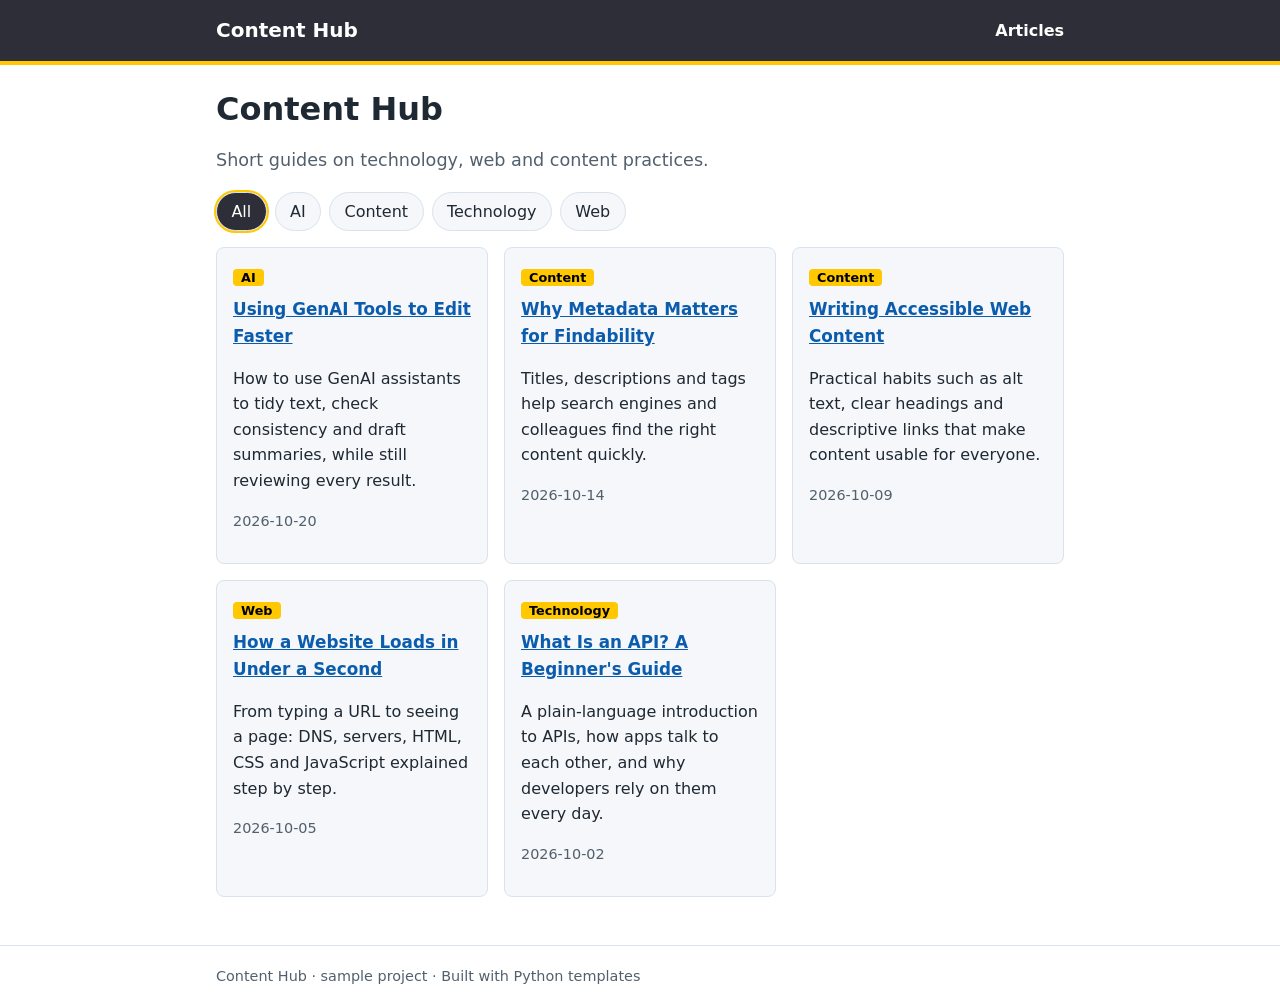
<file: docs/index.html>
<!DOCTYPE html>
<html lang="en">
<head>
<meta charset="utf-8">
<meta name="viewport" content="width=device-width, initial-scale=1">
<title>Articles | Content Hub</title>
<meta name="description" content="Short guides on technology, web and content practices.">
<meta name="keywords" content="content, web, technology">
<link rel="stylesheet" href="./static/style.css">
</head>
<body>
<a class="skip" href="#main">Skip to content</a>
<header class="site-header"><div class="wrap">
<a class="brand" href="./index.html">Content Hub</a>
<nav aria-label="Main"><a href="./index.html">Articles</a></nav>
</div></header>
<main id="main" class="wrap">
<h1>Content Hub</h1>
<p class="lead">Short guides on technology, web and content practices.</p>
<div class="filters" role="group" aria-label="Filter by category">
<button class="chip active" data-cat="All">All</button><button class="chip" data-cat="AI">AI</button><button class="chip" data-cat="Content">Content</button><button class="chip" data-cat="Technology">Technology</button><button class="chip" data-cat="Web">Web</button>
</div>
<ul class="cards" id="cards">
<li data-cat="AI"><span class="badge">AI</span><h2><a href="article/intro-to-genai-tools.html">Using GenAI Tools to Edit Faster</a></h2><p>How to use GenAI assistants to tidy text, check consistency and draft summaries, while still reviewing every result.</p><p class="meta">2026-10-20</p></li>
<li data-cat="Content"><span class="badge">Content</span><h2><a href="article/metadata-matters.html">Why Metadata Matters for Findability</a></h2><p>Titles, descriptions and tags help search engines and colleagues find the right content quickly.</p><p class="meta">2026-10-14</p></li>
<li data-cat="Content"><span class="badge">Content</span><h2><a href="article/writing-accessible-content.html">Writing Accessible Web Content</a></h2><p>Practical habits such as alt text, clear headings and descriptive links that make content usable for everyone.</p><p class="meta">2026-10-09</p></li>
<li data-cat="Web"><span class="badge">Web</span><h2><a href="article/how-websites-load.html">How a Website Loads in Under a Second</a></h2><p>From typing a URL to seeing a page: DNS, servers, HTML, CSS and JavaScript explained step by step.</p><p class="meta">2026-10-05</p></li>
<li data-cat="Technology"><span class="badge">Technology</span><h2><a href="article/what-is-an-api.html">What Is an API? A Beginner&#x27;s Guide</a></h2><p>A plain-language introduction to APIs, how apps talk to each other, and why developers rely on them every day.</p><p class="meta">2026-10-02</p></li>
</ul>

</main>
<footer class="site-footer"><div class="wrap">Content Hub &middot; sample project &middot; Built with Python templates</div></footer>
<script src="static/filter.js"></script>
</body>
</html>
</file>
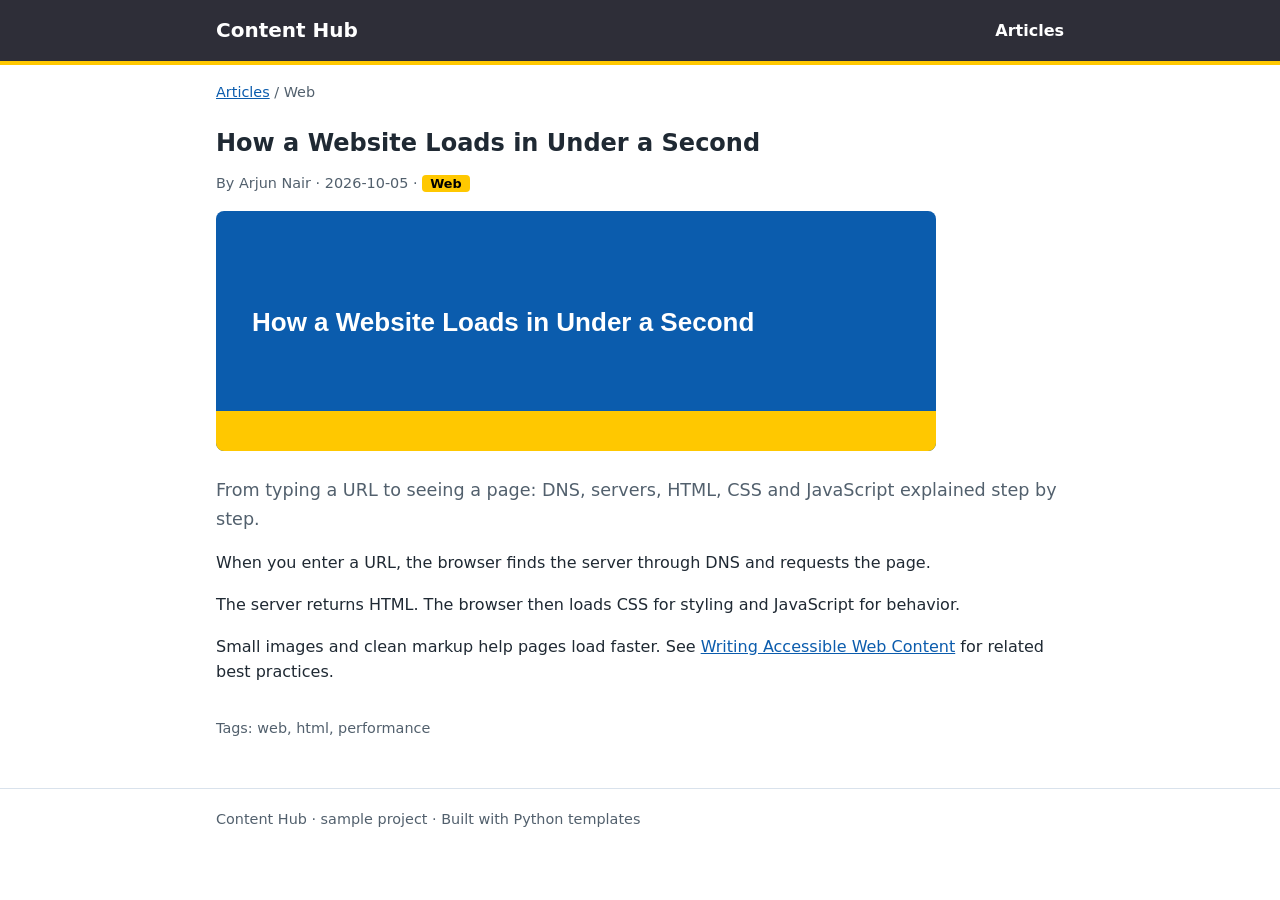
<file: docs/article/how-websites-load.html>
<!DOCTYPE html>
<html lang="en">
<head>
<meta charset="utf-8">
<meta name="viewport" content="width=device-width, initial-scale=1">
<title>How a Website Loads in Under a Second | Content Hub</title>
<meta name="description" content="From typing a URL to seeing a page: DNS, servers, HTML, CSS and JavaScript explained step by step.">
<meta name="keywords" content="web, html, performance">
<link rel="stylesheet" href="../static/style.css">
</head>
<body>
<a class="skip" href="#main">Skip to content</a>
<header class="site-header"><div class="wrap">
<a class="brand" href="../index.html">Content Hub</a>
<nav aria-label="Main"><a href="../index.html">Articles</a></nav>
</div></header>
<main id="main" class="wrap">
<nav class="crumbs" aria-label="Breadcrumb"><a href="..//index.html">Articles</a> / Web</nav>
<article>
<h1>How a Website Loads in Under a Second</h1>
<p class="meta">By Arjun Nair &middot; <time datetime="2026-10-05">2026-10-05</time> &middot; <span class="badge">Web</span></p>
<figure><img src="..//static/images/how-websites-load.svg" alt="Diagram showing a browser requesting a web page from a server" width="720" height="240"></figure>
<p class="lead">From typing a URL to seeing a page: DNS, servers, HTML, CSS and JavaScript explained step by step.</p>
<p>When you enter a URL, the browser finds the server through DNS and requests the page.</p>
<p>The server returns HTML. The browser then loads CSS for styling and JavaScript for behavior.</p>
<p>Small images and clean markup help pages load faster. See <a href="../article/writing-accessible-content.html">Writing Accessible Web Content</a> for related best practices.</p>
<p class="tags">Tags: web, html, performance</p>
</article>

</main>
<footer class="site-footer"><div class="wrap">Content Hub &middot; sample project &middot; Built with Python templates</div></footer>

</body>
</html>
</file>
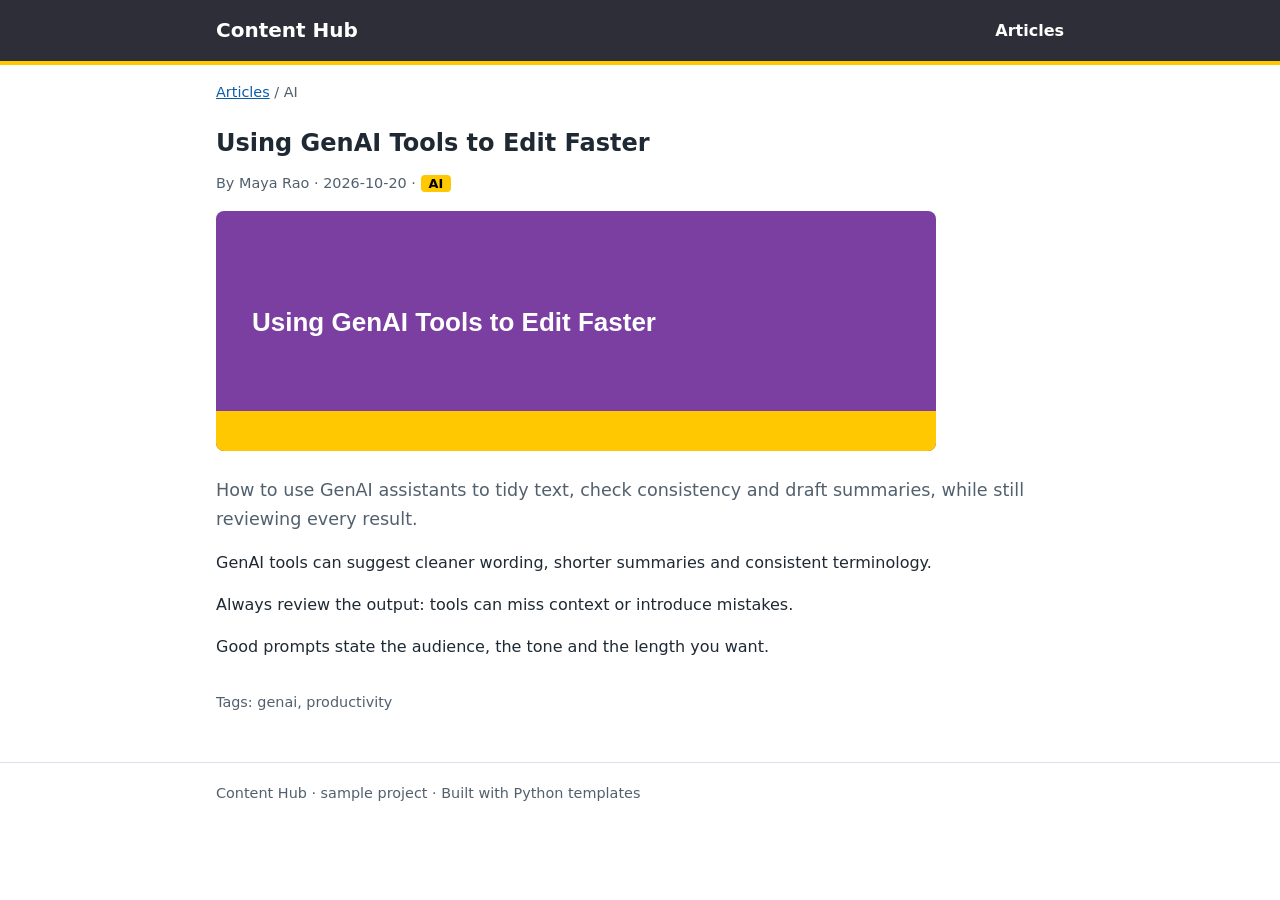
<file: docs/article/intro-to-genai-tools.html>
<!DOCTYPE html>
<html lang="en">
<head>
<meta charset="utf-8">
<meta name="viewport" content="width=device-width, initial-scale=1">
<title>Using GenAI Tools to Edit Faster | Content Hub</title>
<meta name="description" content="How to use GenAI assistants to tidy text, check consistency and draft summaries, while still reviewing every result.">
<meta name="keywords" content="genai, productivity">
<link rel="stylesheet" href="../static/style.css">
</head>
<body>
<a class="skip" href="#main">Skip to content</a>
<header class="site-header"><div class="wrap">
<a class="brand" href="../index.html">Content Hub</a>
<nav aria-label="Main"><a href="../index.html">Articles</a></nav>
</div></header>
<main id="main" class="wrap">
<nav class="crumbs" aria-label="Breadcrumb"><a href="..//index.html">Articles</a> / AI</nav>
<article>
<h1>Using GenAI Tools to Edit Faster</h1>
<p class="meta">By Maya Rao &middot; <time datetime="2026-10-20">2026-10-20</time> &middot; <span class="badge">AI</span></p>
<figure><img src="..//static/images/intro-to-genai-tools.svg" alt="Illustration of a person reviewing text suggested by an AI assistant" width="720" height="240"></figure>
<p class="lead">How to use GenAI assistants to tidy text, check consistency and draft summaries, while still reviewing every result.</p>
<p>GenAI tools can suggest cleaner wording, shorter summaries and consistent terminology.</p>
<p>Always review the output: tools can miss context or introduce mistakes.</p>
<p>Good prompts state the audience, the tone and the length you want.</p>
<p class="tags">Tags: genai, productivity</p>
</article>

</main>
<footer class="site-footer"><div class="wrap">Content Hub &middot; sample project &middot; Built with Python templates</div></footer>

</body>
</html>
</file>
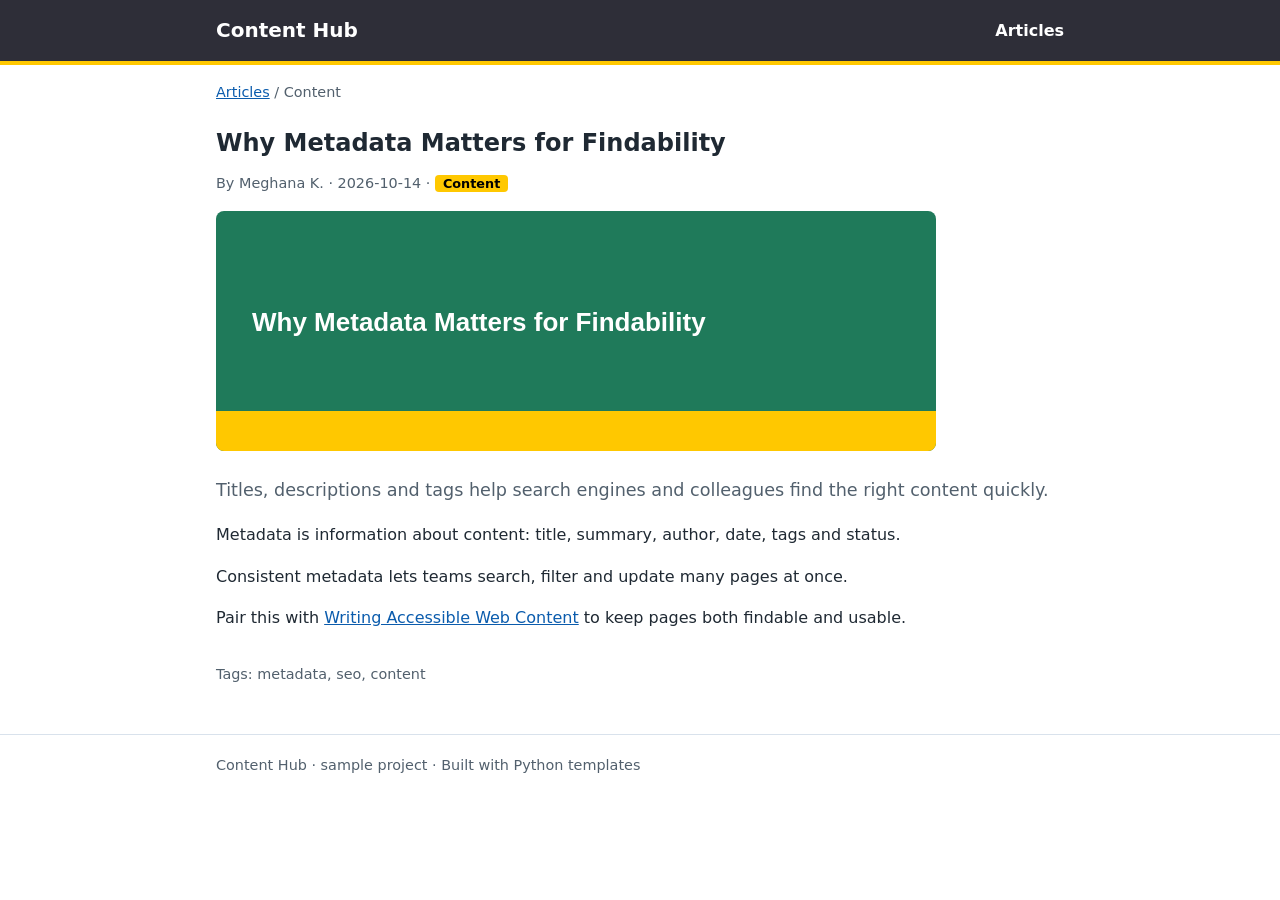
<file: docs/article/metadata-matters.html>
<!DOCTYPE html>
<html lang="en">
<head>
<meta charset="utf-8">
<meta name="viewport" content="width=device-width, initial-scale=1">
<title>Why Metadata Matters for Findability | Content Hub</title>
<meta name="description" content="Titles, descriptions and tags help search engines and colleagues find the right content quickly.">
<meta name="keywords" content="metadata, seo, content">
<link rel="stylesheet" href="../static/style.css">
</head>
<body>
<a class="skip" href="#main">Skip to content</a>
<header class="site-header"><div class="wrap">
<a class="brand" href="../index.html">Content Hub</a>
<nav aria-label="Main"><a href="../index.html">Articles</a></nav>
</div></header>
<main id="main" class="wrap">
<nav class="crumbs" aria-label="Breadcrumb"><a href="..//index.html">Articles</a> / Content</nav>
<article>
<h1>Why Metadata Matters for Findability</h1>
<p class="meta">By Meghana K. &middot; <time datetime="2026-10-14">2026-10-14</time> &middot; <span class="badge">Content</span></p>
<figure><img src="..//static/images/metadata-matters.svg" alt="Illustration of tags and labels attached to documents" width="720" height="240"></figure>
<p class="lead">Titles, descriptions and tags help search engines and colleagues find the right content quickly.</p>
<p>Metadata is information about content: title, summary, author, date, tags and status.</p>
<p>Consistent metadata lets teams search, filter and update many pages at once.</p>
<p>Pair this with <a href="../article/writing-accessible-content.html">Writing Accessible Web Content</a> to keep pages both findable and usable.</p>
<p class="tags">Tags: metadata, seo, content</p>
</article>

</main>
<footer class="site-footer"><div class="wrap">Content Hub &middot; sample project &middot; Built with Python templates</div></footer>

</body>
</html>
</file>
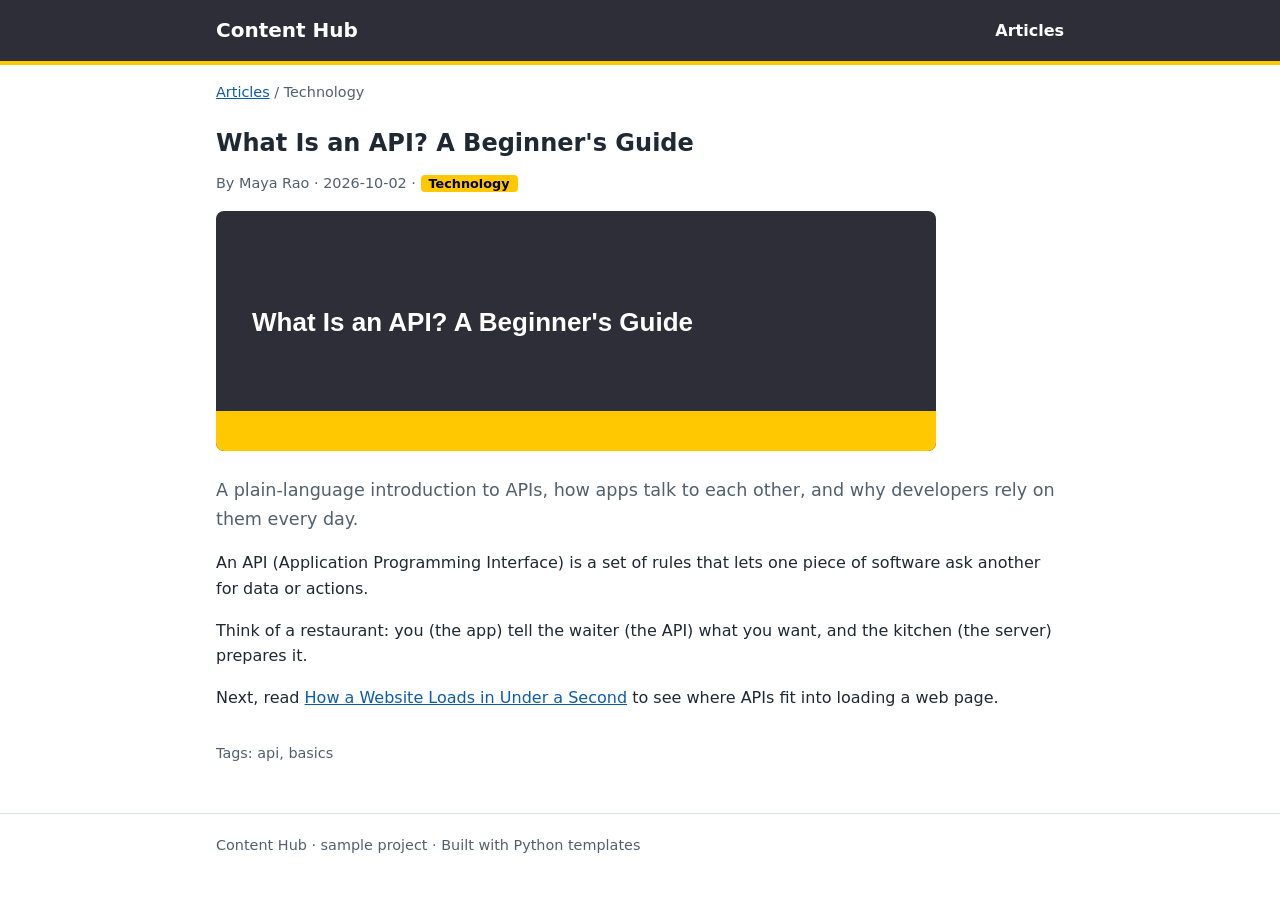
<file: docs/article/what-is-an-api.html>
<!DOCTYPE html>
<html lang="en">
<head>
<meta charset="utf-8">
<meta name="viewport" content="width=device-width, initial-scale=1">
<title>What Is an API? A Beginner&#x27;s Guide | Content Hub</title>
<meta name="description" content="A plain-language introduction to APIs, how apps talk to each other, and why developers rely on them every day.">
<meta name="keywords" content="api, basics">
<link rel="stylesheet" href="../static/style.css">
</head>
<body>
<a class="skip" href="#main">Skip to content</a>
<header class="site-header"><div class="wrap">
<a class="brand" href="../index.html">Content Hub</a>
<nav aria-label="Main"><a href="../index.html">Articles</a></nav>
</div></header>
<main id="main" class="wrap">
<nav class="crumbs" aria-label="Breadcrumb"><a href="..//index.html">Articles</a> / Technology</nav>
<article>
<h1>What Is an API? A Beginner&#x27;s Guide</h1>
<p class="meta">By Maya Rao &middot; <time datetime="2026-10-02">2026-10-02</time> &middot; <span class="badge">Technology</span></p>
<figure><img src="..//static/images/what-is-an-api.svg" alt="Illustration of two apps exchanging data through an API" width="720" height="240"></figure>
<p class="lead">A plain-language introduction to APIs, how apps talk to each other, and why developers rely on them every day.</p>
<p>An API (Application Programming Interface) is a set of rules that lets one piece of software ask another for data or actions.</p>
<p>Think of a restaurant: you (the app) tell the waiter (the API) what you want, and the kitchen (the server) prepares it.</p>
<p>Next, read <a href="../article/how-websites-load.html">How a Website Loads in Under a Second</a> to see where APIs fit into loading a web page.</p>
<p class="tags">Tags: api, basics</p>
</article>

</main>
<footer class="site-footer"><div class="wrap">Content Hub &middot; sample project &middot; Built with Python templates</div></footer>

</body>
</html>
</file>
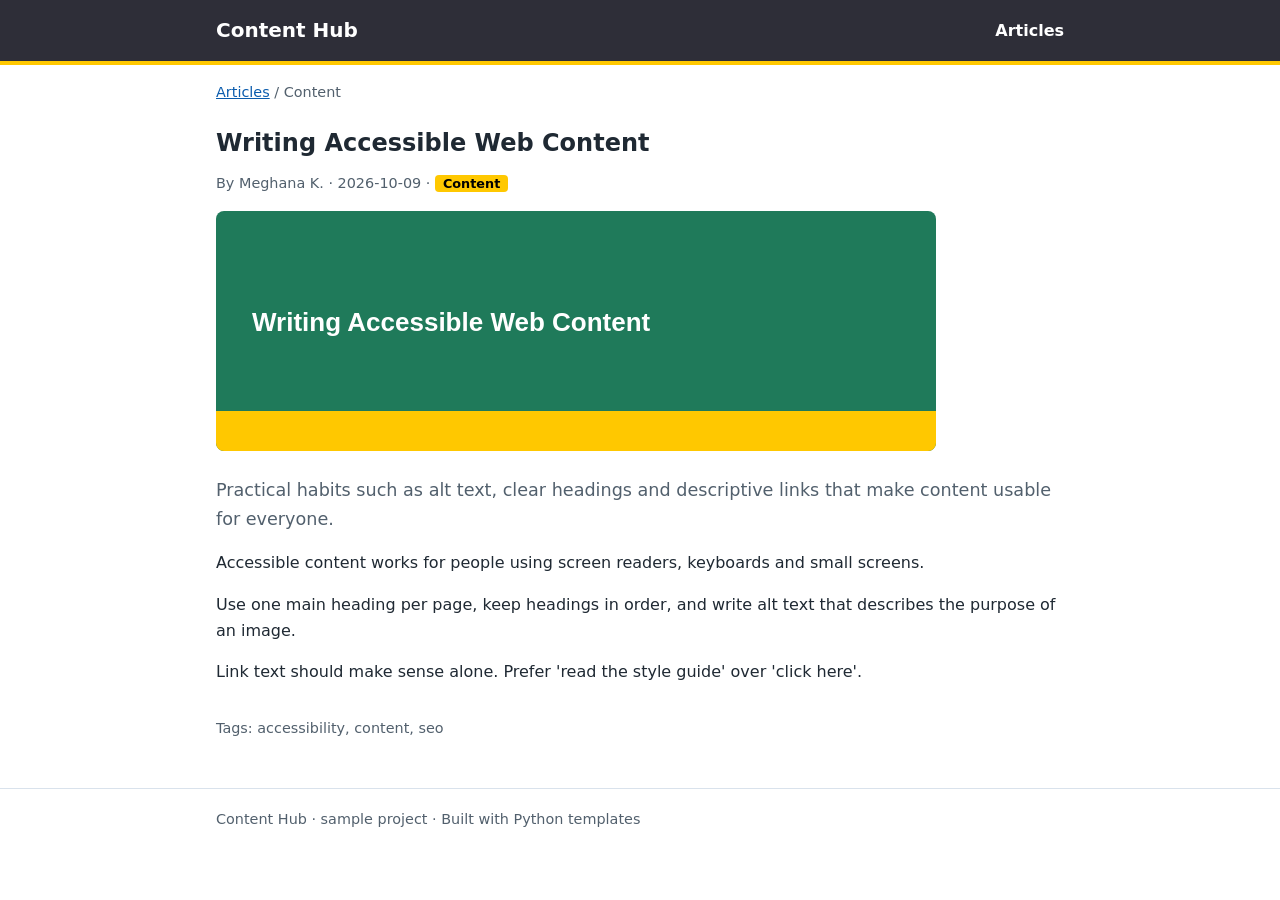
<file: docs/article/writing-accessible-content.html>
<!DOCTYPE html>
<html lang="en">
<head>
<meta charset="utf-8">
<meta name="viewport" content="width=device-width, initial-scale=1">
<title>Writing Accessible Web Content | Content Hub</title>
<meta name="description" content="Practical habits such as alt text, clear headings and descriptive links that make content usable for everyone.">
<meta name="keywords" content="accessibility, content, seo">
<link rel="stylesheet" href="../static/style.css">
</head>
<body>
<a class="skip" href="#main">Skip to content</a>
<header class="site-header"><div class="wrap">
<a class="brand" href="../index.html">Content Hub</a>
<nav aria-label="Main"><a href="../index.html">Articles</a></nav>
</div></header>
<main id="main" class="wrap">
<nav class="crumbs" aria-label="Breadcrumb"><a href="..//index.html">Articles</a> / Content</nav>
<article>
<h1>Writing Accessible Web Content</h1>
<p class="meta">By Meghana K. &middot; <time datetime="2026-10-09">2026-10-09</time> &middot; <span class="badge">Content</span></p>
<figure><img src="..//static/images/writing-accessible-content.svg" alt="Illustration of a web page with headings and alt text labels" width="720" height="240"></figure>
<p class="lead">Practical habits such as alt text, clear headings and descriptive links that make content usable for everyone.</p>
<p>Accessible content works for people using screen readers, keyboards and small screens.</p>
<p>Use one main heading per page, keep headings in order, and write alt text that describes the purpose of an image.</p>
<p>Link text should make sense alone. Prefer 'read the style guide' over 'click here'.</p>
<p class="tags">Tags: accessibility, content, seo</p>
</article>

</main>
<footer class="site-footer"><div class="wrap">Content Hub &middot; sample project &middot; Built with Python templates</div></footer>

</body>
</html>
</file>
<file: docs/static/style.css>
:root{--bg:#fff;--fg:#1f2933;--muted:#52606d;--brand:#2e2e38;--accent:#ffc800;--link:#0b5cad;--card:#f5f7fa;--border:#d9e2ec}
@media (prefers-color-scheme:dark){:root{--bg:#14161a;--fg:#e4e7eb;--muted:#9aa5b1;--brand:#000;--card:#1f2329;--border:#323841;--link:#7ab8ff}}
*{box-sizing:border-box}
body{margin:0;font-family:system-ui,-apple-system,"Segoe UI",Roboto,sans-serif;background:var(--bg);color:var(--fg);line-height:1.6}
.wrap{max-width:880px;margin:0 auto;padding:0 1rem}
.skip{position:absolute;left:-999px}.skip:focus{left:1rem;top:1rem;background:var(--accent);padding:.4rem .8rem}
.site-header{background:var(--brand);color:#fff;border-bottom:4px solid var(--accent)}
.site-header .wrap{display:flex;justify-content:space-between;align-items:center;padding:.9rem 1rem}
.site-header a{color:#fff;text-decoration:none;font-weight:600}
.brand{font-size:1.25rem}
a{color:var(--link)}
h1{line-height:1.25;margin:1.5rem 0 .5rem}
.lead{font-size:1.1rem;color:var(--muted)}
.meta{color:var(--muted);font-size:.9rem}
.badge{background:var(--accent);color:#000;border-radius:4px;padding:.05rem .5rem;font-size:.8rem;font-weight:600}
.crumbs{margin-top:1rem;font-size:.9rem;color:var(--muted)}
figure{margin:1rem 0}figure img{max-width:100%;height:auto;border-radius:8px}
.filters{display:flex;flex-wrap:wrap;gap:.5rem;margin:1rem 0}
.chip{border:1px solid var(--border);background:var(--card);color:var(--fg);border-radius:999px;padding:.35rem .9rem;cursor:pointer;font:inherit}
.chip.active,.chip:focus-visible{background:var(--brand);color:#fff;outline:2px solid var(--accent)}
.cards{list-style:none;padding:0;display:grid;gap:1rem;grid-template-columns:repeat(auto-fill,minmax(250px,1fr))}
.cards li{background:var(--card);border:1px solid var(--border);border-radius:8px;padding:1rem}
.cards h2{font-size:1.05rem;margin:.4rem 0}
.tags{color:var(--muted);font-size:.9rem;margin-top:2rem}
.site-footer{margin-top:3rem;padding:1.2rem 0;border-top:1px solid var(--border);color:var(--muted);font-size:.9rem}
</file>
